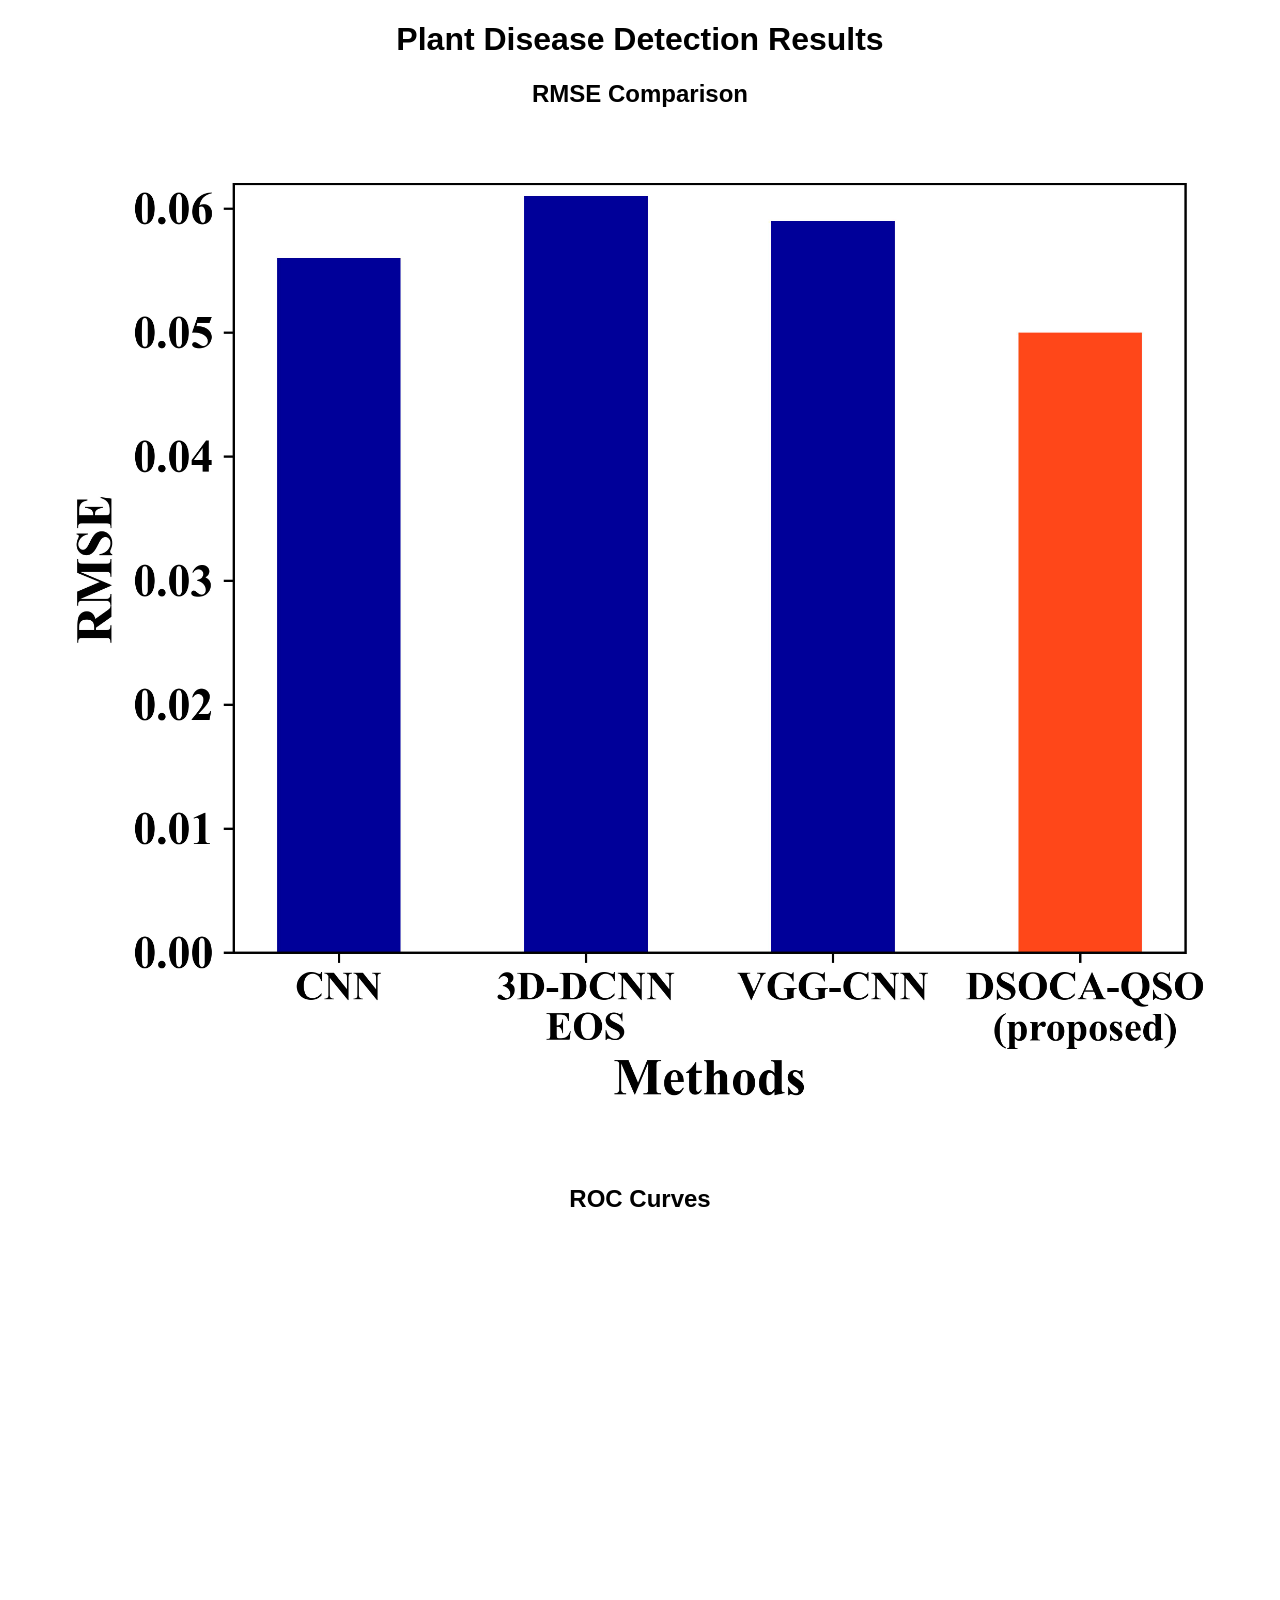
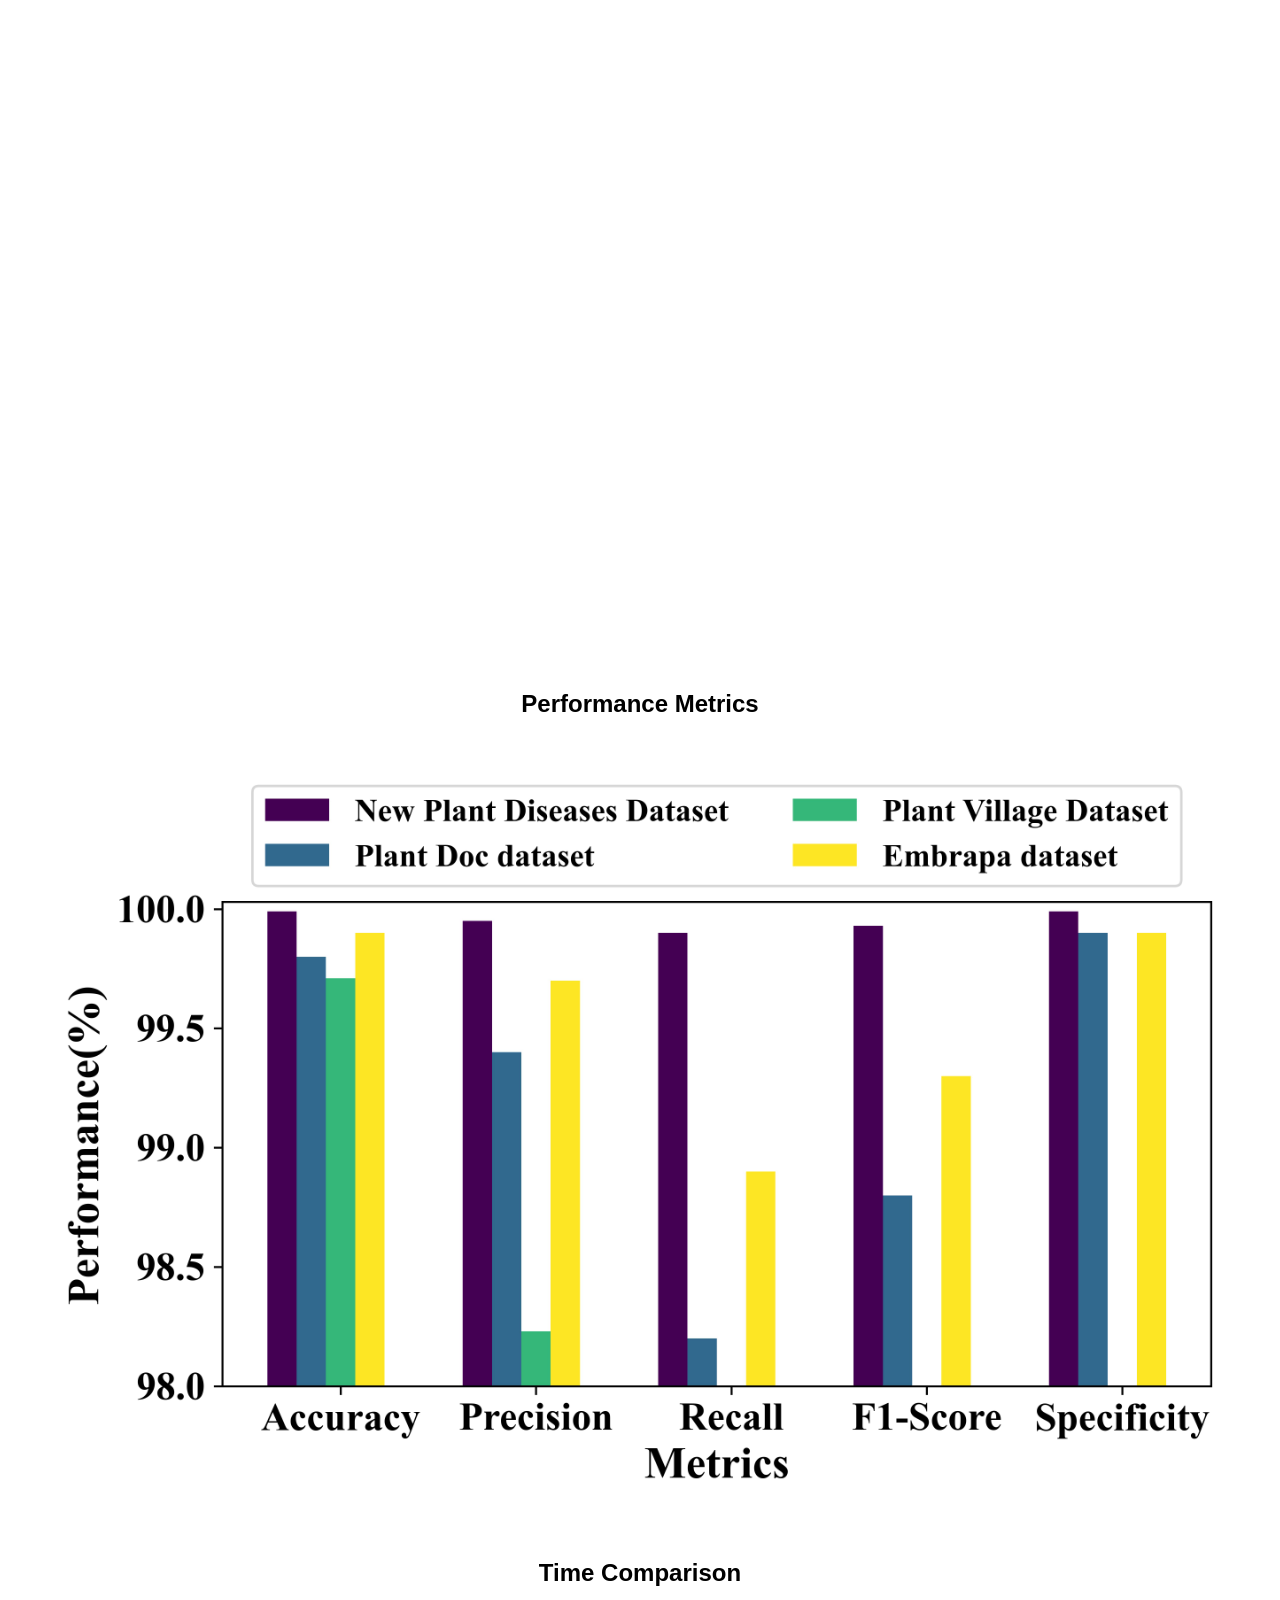
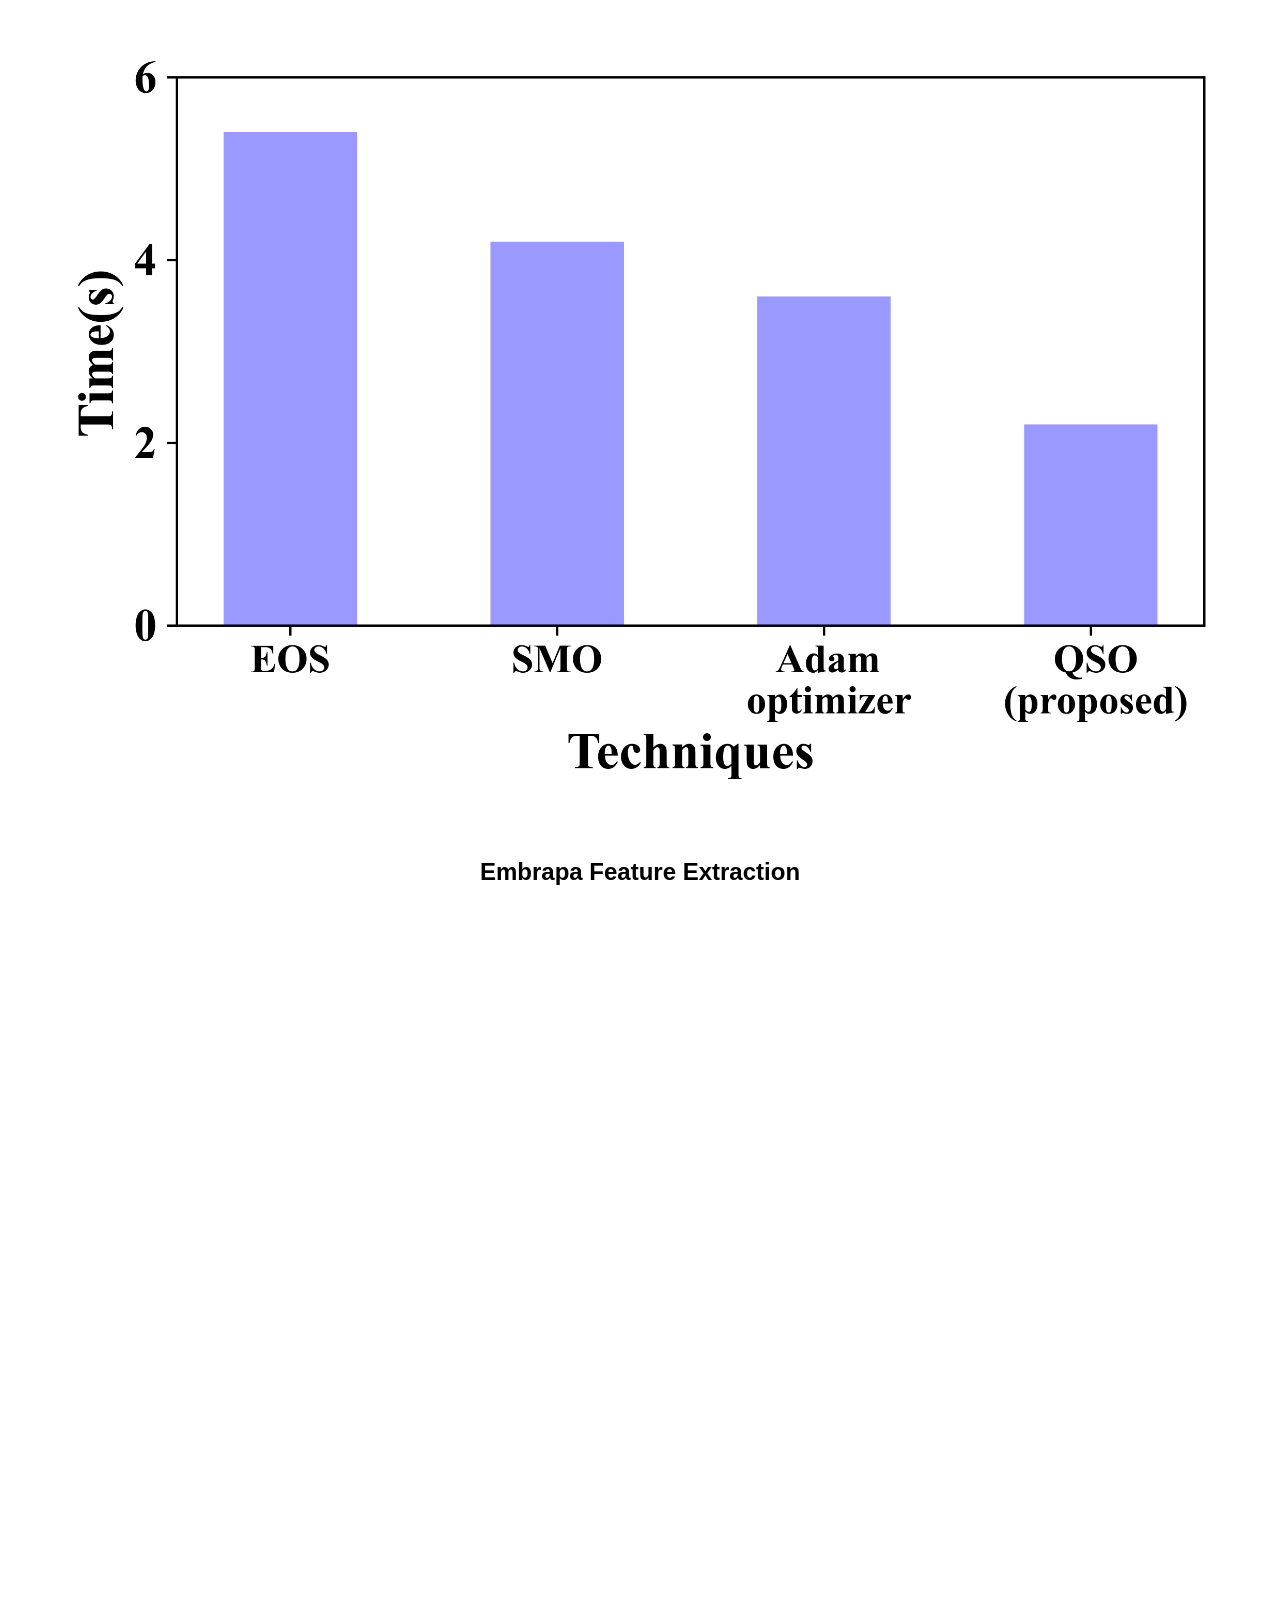
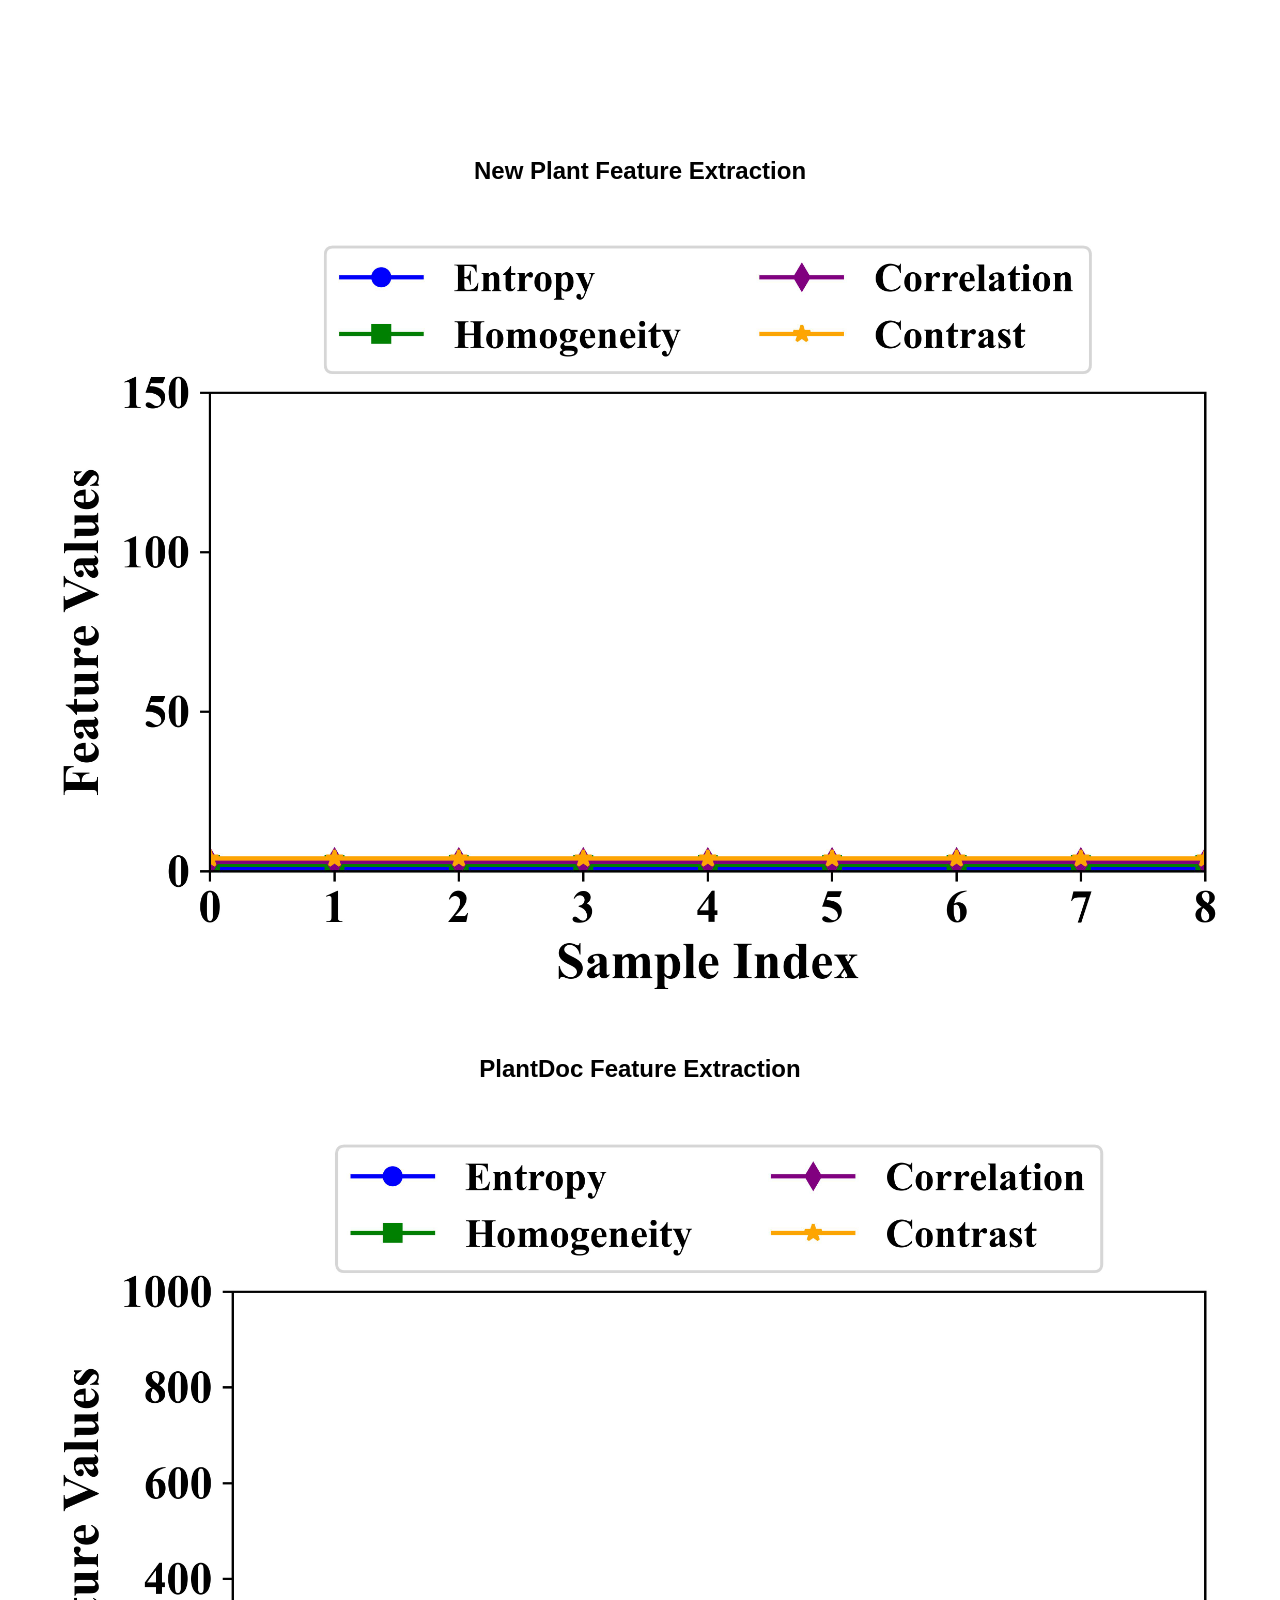
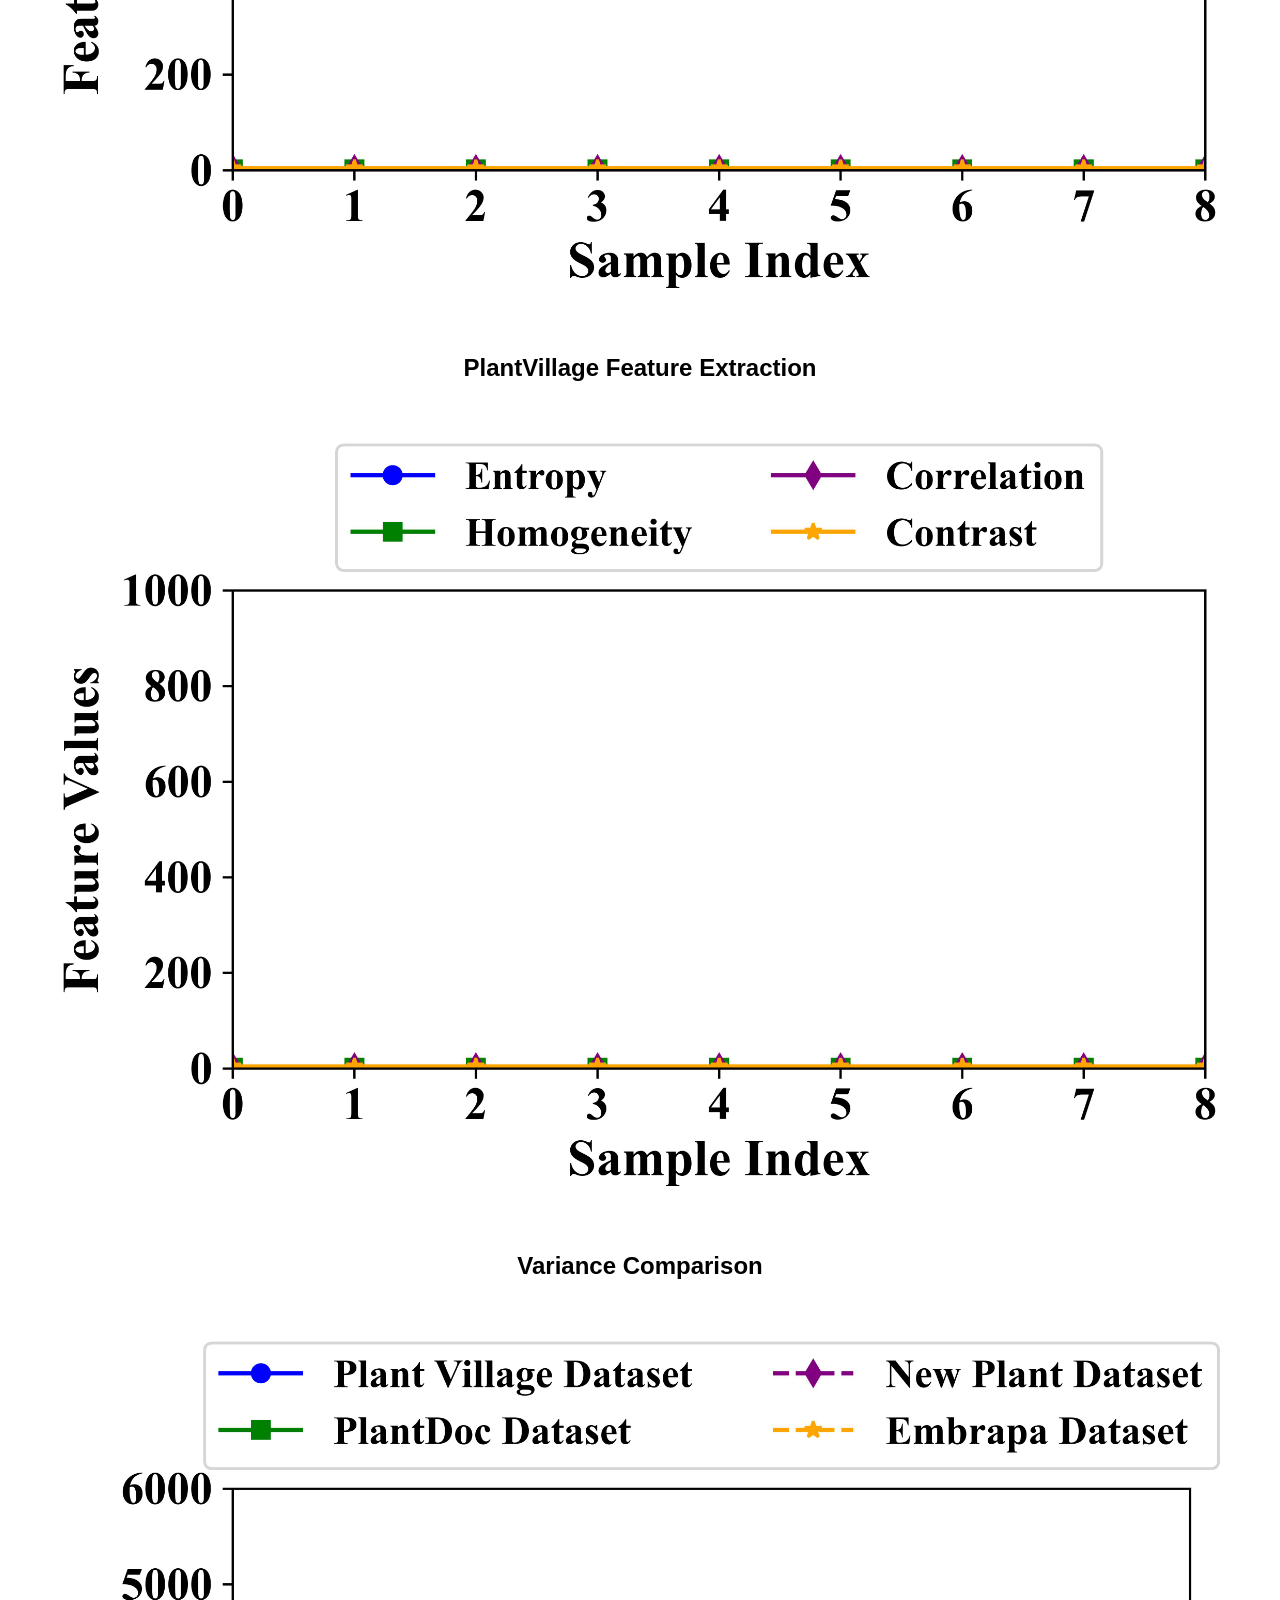
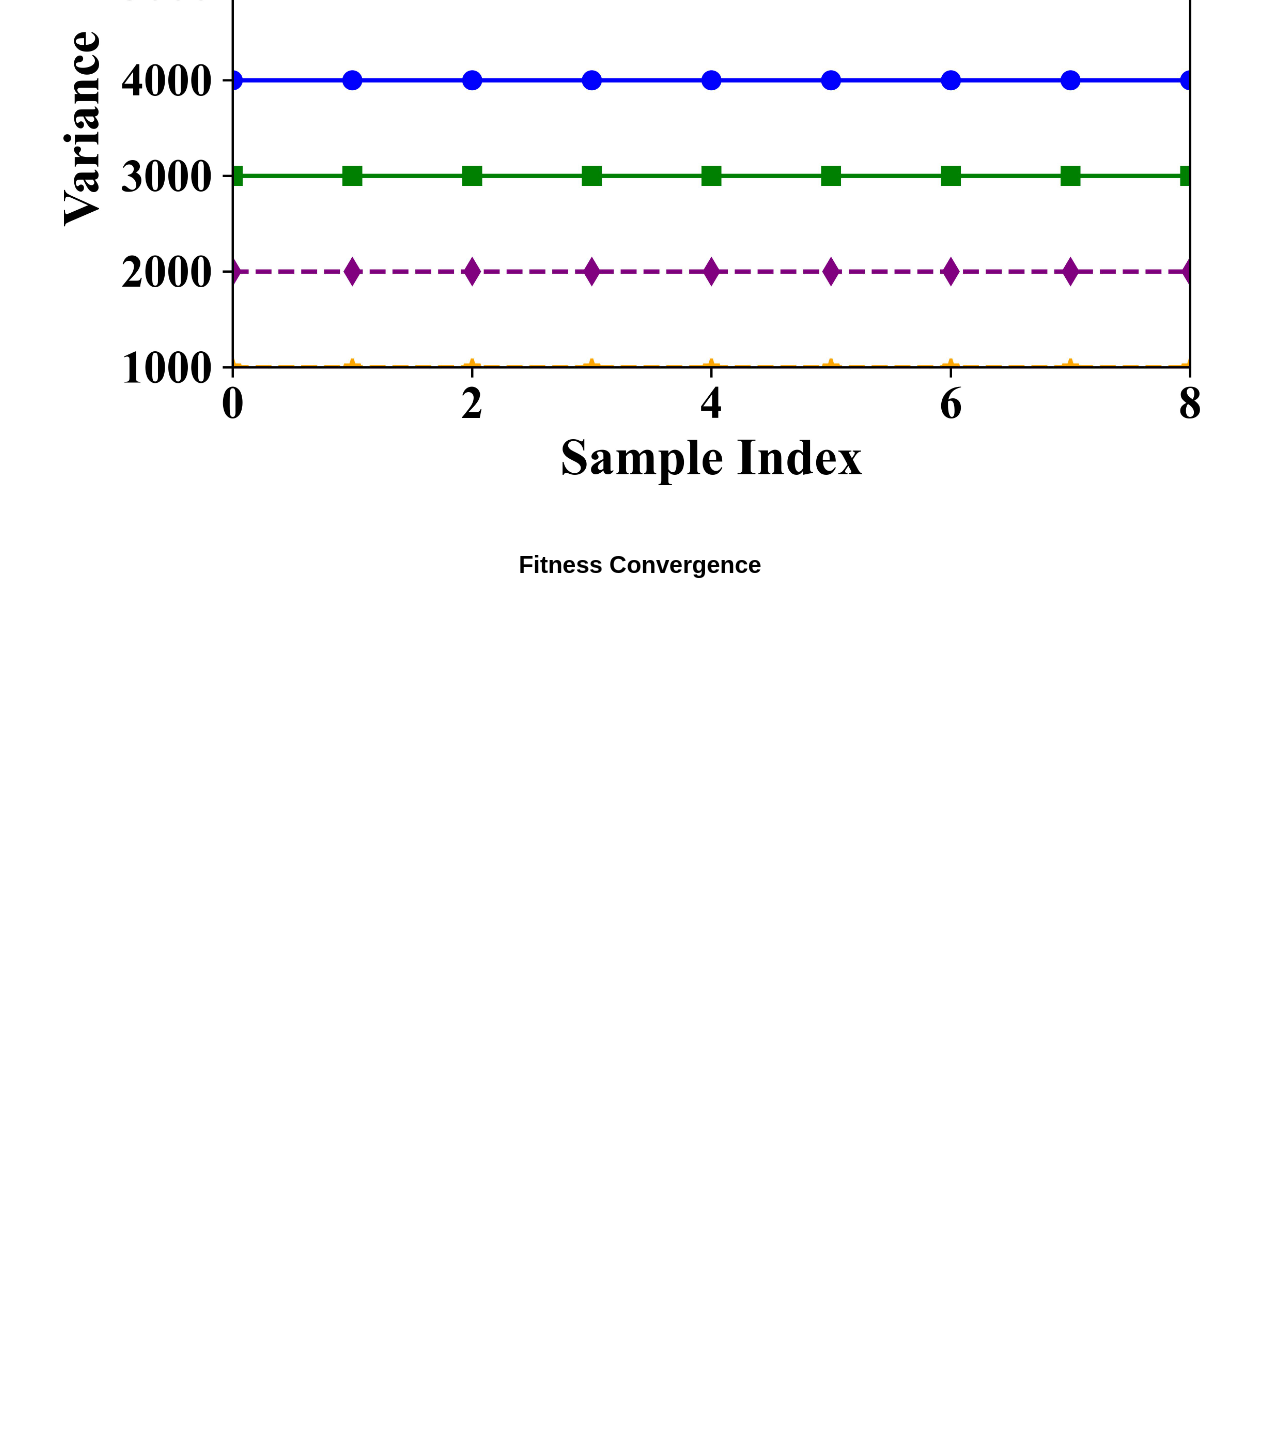
<file: templates/index.html>
<!DOCTYPE html>
<html lang="en">
<head>
    <meta charset="UTF-8">
    <meta name="viewport" content="width=device-width, initial-scale=1.0">
    <title>Results Dashboard</title>
    <style>
        body { font-family: Arial, sans-serif; margin: 20px; }
        h1 { text-align: center; }
        .plot { margin: 20px 0; text-align: center; }
        img { max-width: 100%; height: auto; }
    </style>
</head>
<body>
    <h1>Plant Disease Detection Results</h1>
    <div class="plot">
        <h2>RMSE Comparison</h2>
        <img src="/static/fig-1.jpg" alt="RMSE Comparison">
    </div>
    <div class="plot">
        <h2>ROC Curves</h2>
        <img src="/static/fig-2.jpg" alt="ROC Curves">
    </div>
    <div class="plot">
        <h2>Performance Metrics</h2>
        <img src="/static/fig-3.jpg" alt="Performance Metrics">
    </div>
    <div class="plot">
        <h2>Time Comparison</h2>
        <img src="/static/fig-4.jpg" alt="Time Comparison">
    </div>
    <div class="plot">
        <h2>Embrapa Feature Extraction</h2>
        <img src="/static/Embrapa_Feature_extraction.jpg" alt="Embrapa Features">
    </div>
    <div class="plot">
        <h2>New Plant Feature Extraction</h2>
        <img src="/static/New_Plant_Feature_extraction.jpg" alt="New Plant Features">
    </div>
    <div class="plot">
        <h2>PlantDoc Feature Extraction</h2>
        <img src="/static/PlantDoc_Feature_extraction.jpg" alt="PlantDoc Features">
    </div>
    <div class="plot">
        <h2>PlantVillage Feature Extraction</h2>
        <img src="/static/PlantVillage_Feature_extraction.jpg" alt="PlantVillage Features">
    </div>
    <div class="plot">
        <h2>Variance Comparison</h2>
        <img src="/static/Fig-5.jpg" alt="Variance Comparison">
    </div>
    <div class="plot">
        <h2>Fitness Convergence</h2>
        <img src="/static/Fitness.jpg" alt="Fitness Convergence">
    </div>
</body>
</html>
</file>
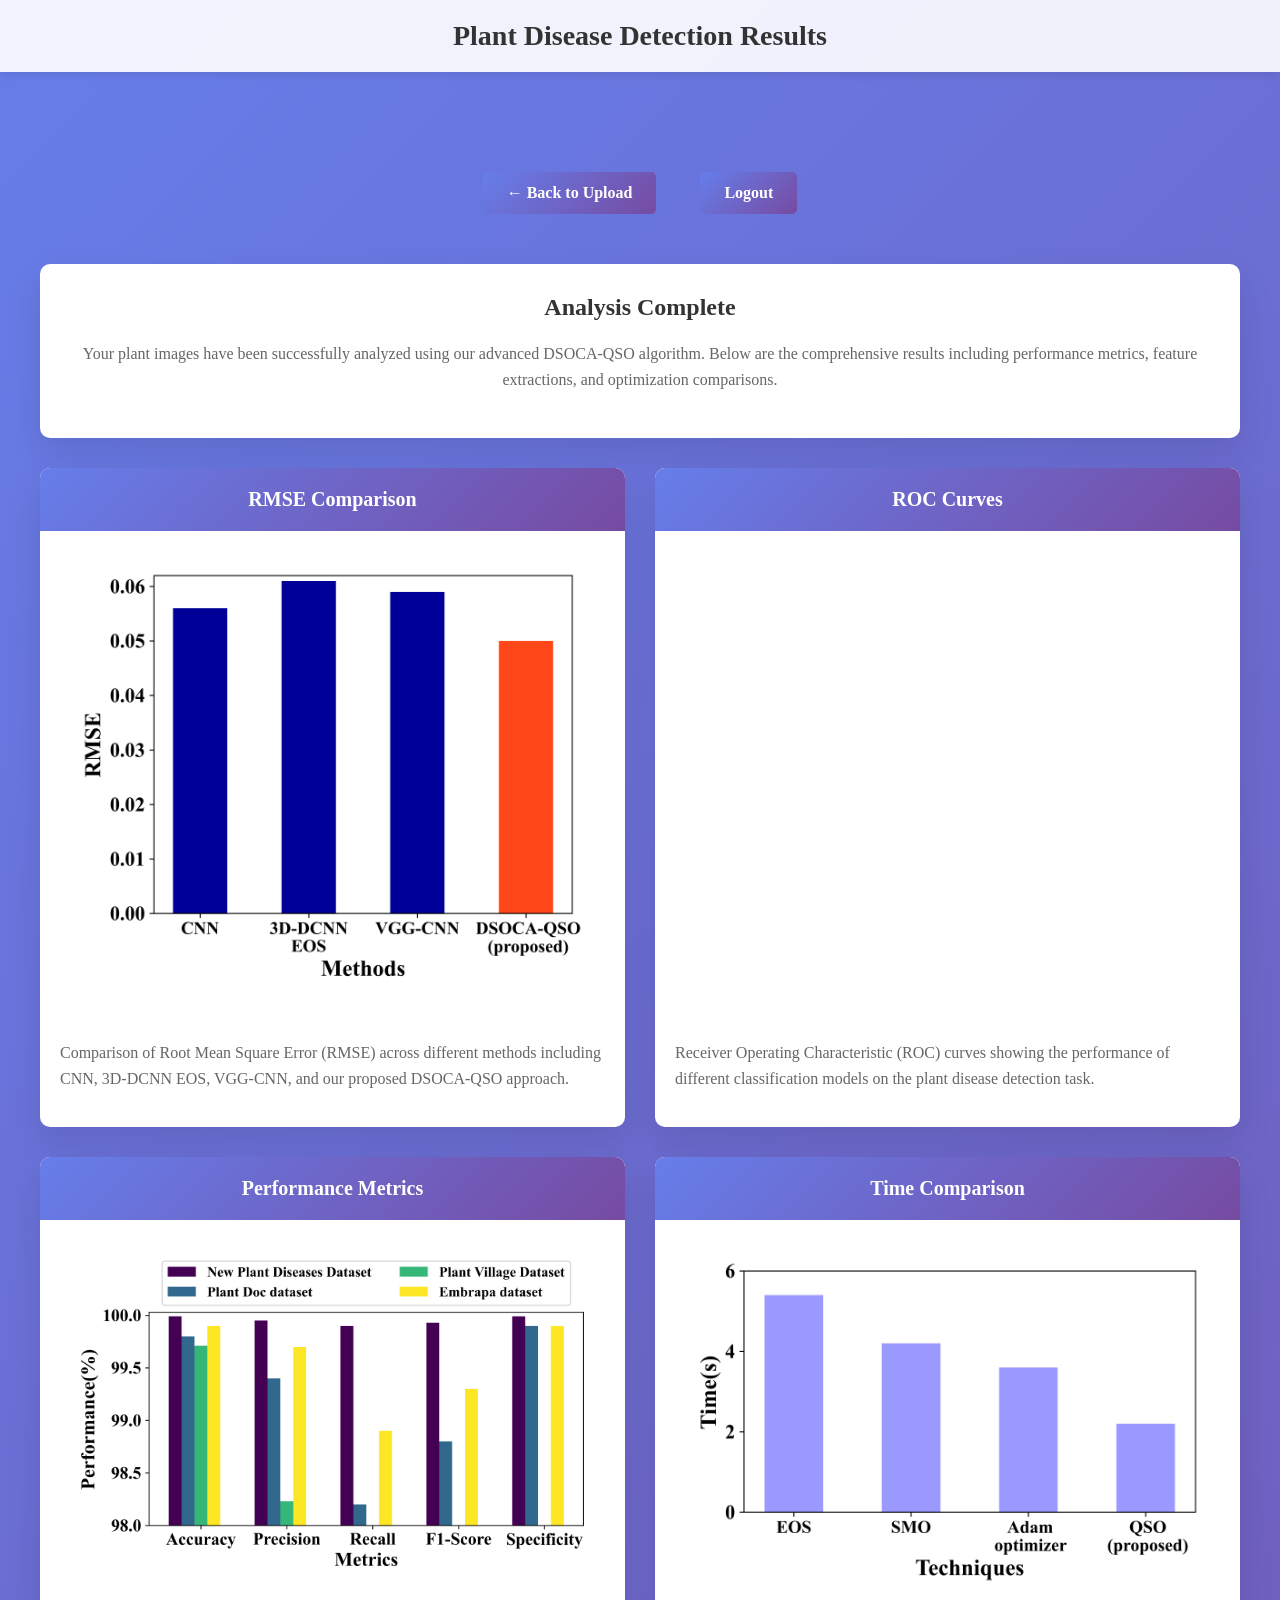
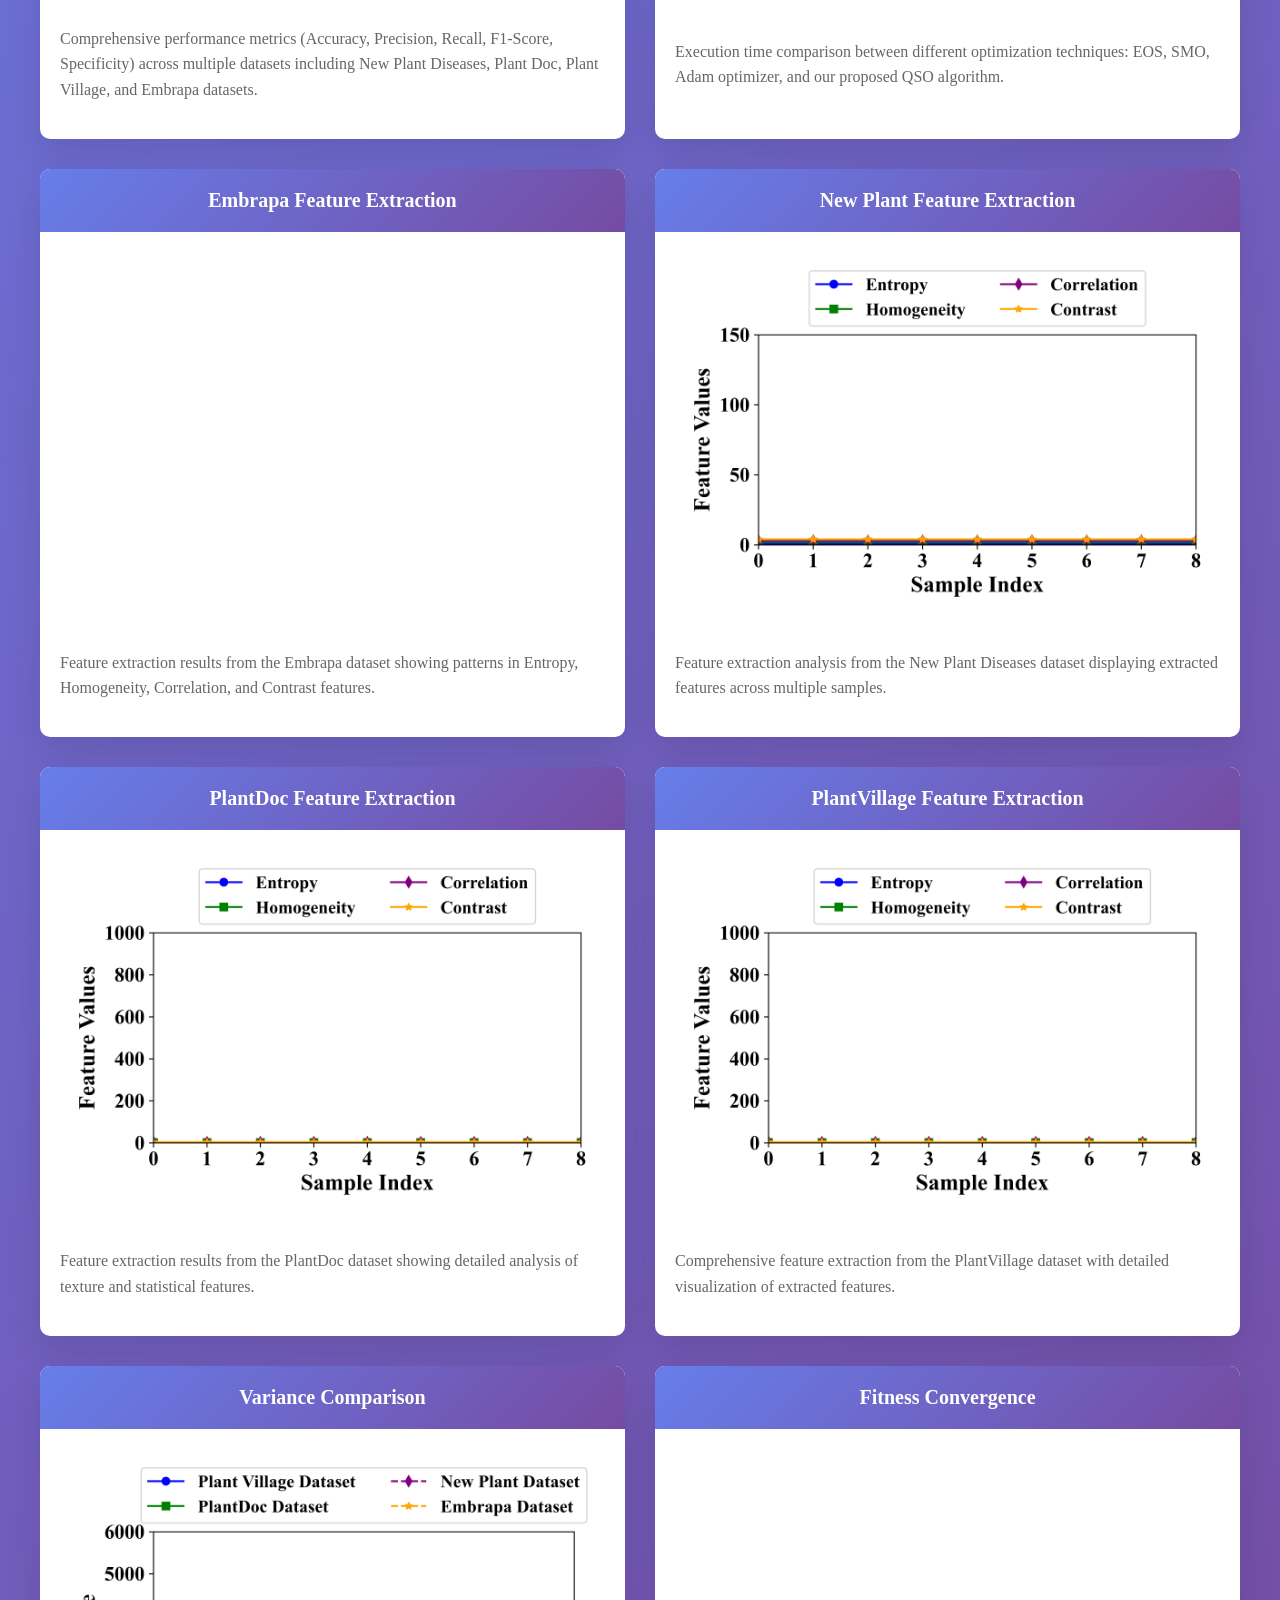
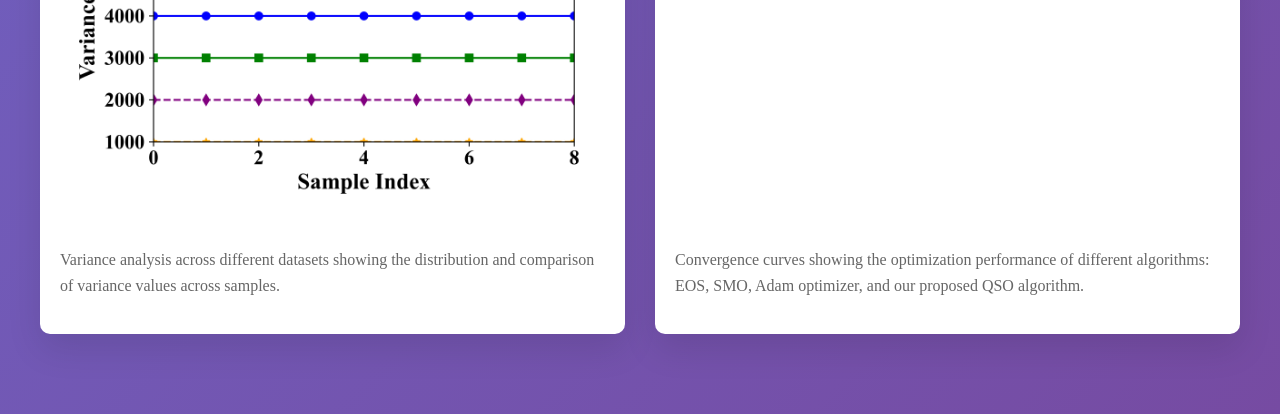
<file: templates/results.html>
<!DOCTYPE html>
<html lang="en">
<head>
    <meta charset="UTF-8">
    <meta name="viewport" content="width=device-width, initial-scale=1.0">
    <title>Results - Plant Disease Detection</title>
    <style>
        body {
            font-family: 'Times New Roman', serif;
            background: linear-gradient(135deg, #667eea 0%, #764ba2 100%);
            margin: 0;
            padding: 0;
            min-height: 100vh;
        }
        .header {
            background: rgba(255, 255, 255, 0.9);
            padding: 20px;
            text-align: center;
            box-shadow: 0 2px 10px rgba(0, 0, 0, 0.1);
        }
        .header h1 {
            color: #333;
            margin: 0;
            font-size: 28px;
            font-weight: bold;
        }
        .container {
            max-width: 1200px;
            margin: 40px auto;
            padding: 40px;
        }
        .results-grid {
            display: grid;
            grid-template-columns: repeat(auto-fit, minmax(500px, 1fr));
            gap: 30px;
        }
        .result-card {
            background: white;
            border-radius: 10px;
            box-shadow: 0 15px 35px rgba(0, 0, 0, 0.1);
            overflow: hidden;
            transition: transform 0.3s;
        }
        .result-card:hover {
            transform: translateY(-5px);
        }
        .result-header {
            background: linear-gradient(135deg, #667eea 0%, #764ba2 100%);
            color: white;
            padding: 20px;
            text-align: center;
        }
        .result-header h2 {
            margin: 0;
            font-size: 20px;
            font-weight: bold;
        }
        .result-content {
            padding: 20px;
        }
        .result-image {
            width: 100%;
            height: auto;
            border-radius: 5px;
            margin-bottom: 15px;
        }
        .result-description {
            color: #666;
            line-height: 1.6;
        }
        .back-button {
            display: inline-block;
            background: linear-gradient(135deg, #667eea 0%, #764ba2 100%);
            color: white;
            padding: 12px 24px;
            text-decoration: none;
            border-radius: 5px;
            font-weight: bold;
            margin: 20px;
            transition: transform 0.2s;
        }
        .back-button:hover {
            transform: translateY(-2px);
        }
        .navigation {
            text-align: center;
            margin-bottom: 30px;
        }
        .summary {
            background: white;
            border-radius: 10px;
            box-shadow: 0 15px 35px rgba(0, 0, 0, 0.1);
            padding: 30px;
            margin-bottom: 30px;
            text-align: center;
        }
        .summary h2 {
            color: #333;
            margin-top: 0;
        }
        .summary p {
            color: #666;
            font-size: 16px;
            line-height: 1.6;
        }
    </style>
</head>
<body>
    <div class="header">
        <h1>Plant Disease Detection Results</h1>
    </div>

    <div class="container">
        <div class="navigation">
            <a href="/upload" class="back-button">← Back to Upload</a>
            <a href="/logout" class="back-button">Logout</a>
        </div>

        <div class="summary">
            <h2>Analysis Complete</h2>
            <p>Your plant images have been successfully analyzed using our advanced DSOCA-QSO algorithm. Below are the comprehensive results including performance metrics, feature extractions, and optimization comparisons.</p>
        </div>

        <div class="results-grid">
            <div class="result-card">
                <div class="result-header">
                    <h2>RMSE Comparison</h2>
                </div>
                <div class="result-content">
                    <img src="/static/fig-1.jpg" alt="RMSE Comparison" class="result-image">
                    <p class="result-description">Comparison of Root Mean Square Error (RMSE) across different methods including CNN, 3D-DCNN EOS, VGG-CNN, and our proposed DSOCA-QSO approach.</p>
                </div>
            </div>

            <div class="result-card">
                <div class="result-header">
                    <h2>ROC Curves</h2>
                </div>
                <div class="result-content">
                    <img src="/static/fig-2.jpg" alt="ROC Curves" class="result-image">
                    <p class="result-description">Receiver Operating Characteristic (ROC) curves showing the performance of different classification models on the plant disease detection task.</p>
                </div>
            </div>

            <div class="result-card">
                <div class="result-header">
                    <h2>Performance Metrics</h2>
                </div>
                <div class="result-content">
                    <img src="/static/fig-3.jpg" alt="Performance Metrics" class="result-image">
                    <p class="result-description">Comprehensive performance metrics (Accuracy, Precision, Recall, F1-Score, Specificity) across multiple datasets including New Plant Diseases, Plant Doc, Plant Village, and Embrapa datasets.</p>
                </div>
            </div>

            <div class="result-card">
                <div class="result-header">
                    <h2>Time Comparison</h2>
                </div>
                <div class="result-content">
                    <img src="/static/fig-4.jpg" alt="Time Comparison" class="result-image">
                    <p class="result-description">Execution time comparison between different optimization techniques: EOS, SMO, Adam optimizer, and our proposed QSO algorithm.</p>
                </div>
            </div>

            <div class="result-card">
                <div class="result-header">
                    <h2>Embrapa Feature Extraction</h2>
                </div>
                <div class="result-content">
                    <img src="/static/Embrapa_Feature_extraction.jpg" alt="Embrapa Features" class="result-image">
                    <p class="result-description">Feature extraction results from the Embrapa dataset showing patterns in Entropy, Homogeneity, Correlation, and Contrast features.</p>
                </div>
            </div>

            <div class="result-card">
                <div class="result-header">
                    <h2>New Plant Feature Extraction</h2>
                </div>
                <div class="result-content">
                    <img src="/static/New_Plant_Feature_extraction.jpg" alt="New Plant Features" class="result-image">
                    <p class="result-description">Feature extraction analysis from the New Plant Diseases dataset displaying extracted features across multiple samples.</p>
                </div>
            </div>

            <div class="result-card">
                <div class="result-header">
                    <h2>PlantDoc Feature Extraction</h2>
                </div>
                <div class="result-content">
                    <img src="/static/PlantDoc_Feature_extraction.jpg" alt="PlantDoc Features" class="result-image">
                    <p class="result-description">Feature extraction results from the PlantDoc dataset showing detailed analysis of texture and statistical features.</p>
                </div>
            </div>

            <div class="result-card">
                <div class="result-header">
                    <h2>PlantVillage Feature Extraction</h2>
                </div>
                <div class="result-content">
                    <img src="/static/PlantVillage_Feature_extraction.jpg" alt="PlantVillage Features" class="result-image">
                    <p class="result-description">Comprehensive feature extraction from the PlantVillage dataset with detailed visualization of extracted features.</p>
                </div>
            </div>

            <div class="result-card">
                <div class="result-header">
                    <h2>Variance Comparison</h2>
                </div>
                <div class="result-content">
                    <img src="/static/Fig-5.jpg" alt="Variance Comparison" class="result-image">
                    <p class="result-description">Variance analysis across different datasets showing the distribution and comparison of variance values across samples.</p>
                </div>
            </div>

            <div class="result-card">
                <div class="result-header">
                    <h2>Fitness Convergence</h2>
                </div>
                <div class="result-content">
                    <img src="/static/Fitness.jpg" alt="Fitness Convergence" class="result-image">
                    <p class="result-description">Convergence curves showing the optimization performance of different algorithms: EOS, SMO, Adam optimizer, and our proposed QSO algorithm.</p>
                </div>
            </div>
        </div>
    </div>
</body>
</html>
</file>
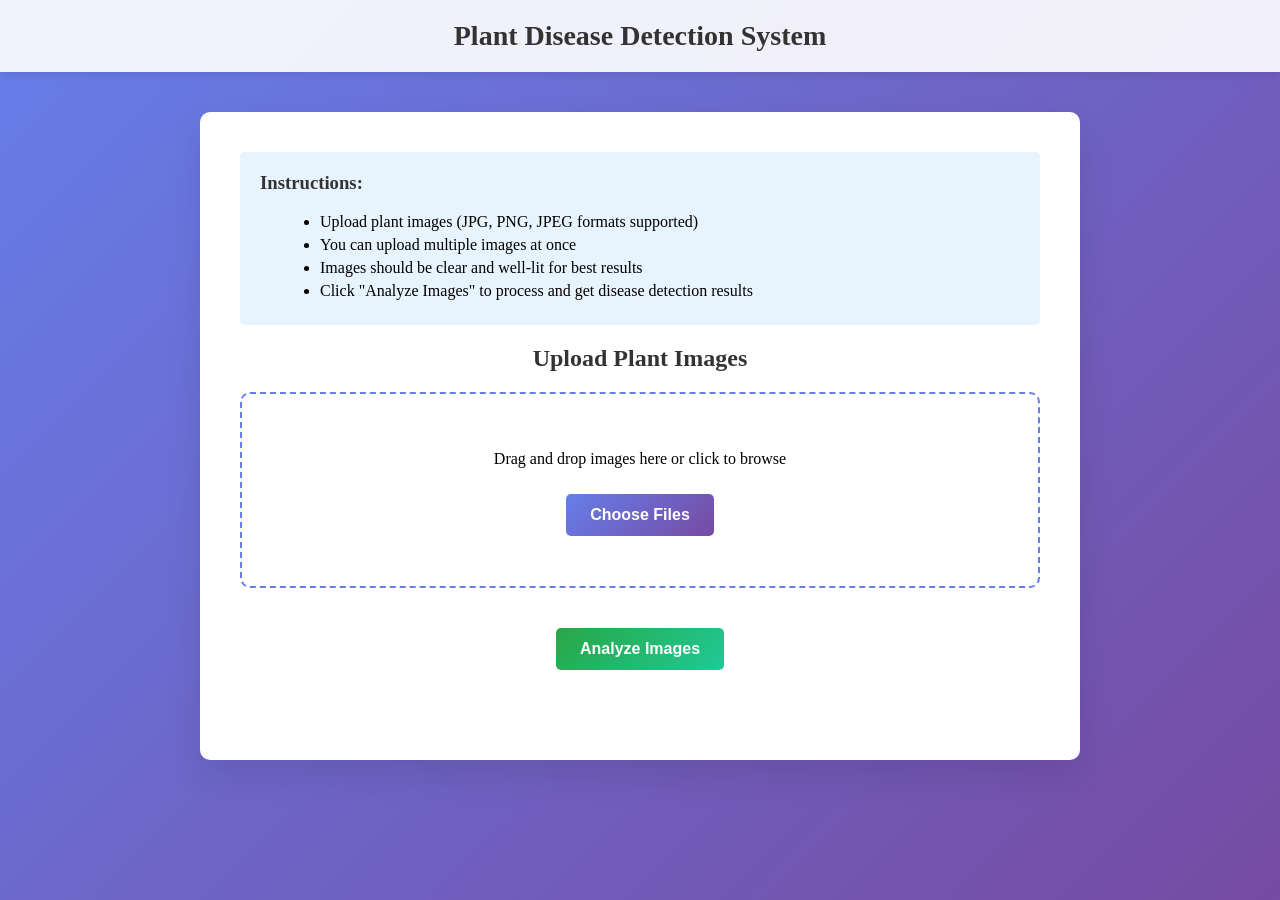
<file: templates/upload.html>
<!DOCTYPE html>
<html lang="en">
<head>
    <meta charset="UTF-8">
    <meta name="viewport" content="width=device-width, initial-scale=1.0">
    <title>Upload - Plant Disease Detection</title>
    <style>
        body {
            font-family: 'Times New Roman', serif;
            background: linear-gradient(135deg, #667eea 0%, #764ba2 100%);
            margin: 0;
            padding: 0;
            min-height: 100vh;
        }
        .header {
            background: rgba(255, 255, 255, 0.9);
            padding: 20px;
            text-align: center;
            box-shadow: 0 2px 10px rgba(0, 0, 0, 0.1);
        }
        .header h1 {
            color: #333;
            margin: 0;
            font-size: 28px;
            font-weight: bold;
        }
        .container {
            max-width: 800px;
            margin: 40px auto;
            padding: 40px;
            background: white;
            border-radius: 10px;
            box-shadow: 0 15px 35px rgba(0, 0, 0, 0.1);
        }
        .upload-section {
            text-align: center;
            margin-bottom: 40px;
        }
        .upload-section h2 {
            color: #333;
            margin-bottom: 20px;
            font-size: 24px;
        }
        .upload-area {
            border: 2px dashed #667eea;
            border-radius: 10px;
            padding: 40px;
            margin: 20px 0;
            transition: border-color 0.3s;
        }
        .upload-area:hover {
            border-color: #764ba2;
        }
        .upload-area.dragover {
            border-color: #764ba2;
            background: rgba(102, 126, 234, 0.05);
        }
        .file-input {
            display: none;
        }
        .upload-button {
            background: linear-gradient(135deg, #667eea 0%, #764ba2 100%);
            color: white;
            border: none;
            padding: 12px 24px;
            border-radius: 5px;
            font-size: 16px;
            font-weight: bold;
            cursor: pointer;
            margin: 10px;
            transition: transform 0.2s;
        }
        .upload-button:hover {
            transform: translateY(-2px);
        }
        .analyze-button {
            background: linear-gradient(135deg, #28a745 0%, #20c997 100%);
            margin-top: 20px;
        }
        .file-list {
            margin-top: 20px;
        }
        .file-item {
            background: #f8f9fa;
            padding: 10px;
            margin: 5px 0;
            border-radius: 5px;
            display: flex;
            justify-content: space-between;
            align-items: center;
        }
        .file-name {
            font-weight: bold;
        }
        .remove-file {
            color: #e74c3c;
            cursor: pointer;
            font-weight: bold;
        }
        .progress-bar {
            width: 100%;
            height: 20px;
            background: #f0f0f0;
            border-radius: 10px;
            overflow: hidden;
            margin: 20px 0;
            display: none;
        }
        .progress-fill {
            height: 100%;
            background: linear-gradient(135deg, #667eea 0%, #764ba2 100%);
            width: 0%;
            transition: width 0.3s;
        }
        .instructions {
            background: #e8f4fd;
            padding: 20px;
            border-radius: 5px;
            margin-bottom: 20px;
        }
        .instructions h3 {
            color: #333;
            margin-top: 0;
        }
        .instructions ul {
            margin: 10px 0 0 20px;
        }
        .instructions li {
            margin: 5px 0;
        }
    </style>
</head>
<body>
    <div class="header">
        <h1>Plant Disease Detection System</h1>
    </div>
    <div class="container">
        <div class="instructions">
            <h3>Instructions:</h3>
            <ul>
                <li>Upload plant images (JPG, PNG, JPEG formats supported)</li>
                <li>You can upload multiple images at once</li>
                <li>Images should be clear and well-lit for best results</li>
                <li>Click "Analyze Images" to process and get disease detection results</li>
            </ul>
        </div>

        <div class="upload-section">
            <h2>Upload Plant Images</h2>
            <div class="upload-area" id="uploadArea">
                <p>Drag and drop images here or click to browse</p>
                <input type="file" id="fileInput" class="file-input" multiple accept="image/*">
                <button type="button" class="upload-button" onclick="document.getElementById('fileInput').click()">Choose Files</button>
            </div>

            <div class="file-list" id="fileList"></div>

            <div class="progress-bar" id="progressBar">
                <div class="progress-fill" id="progressFill"></div>
            </div>

            <form action="/analyze" method="post" enctype="multipart/form-data" id="uploadForm">
                <input type="file" name="files" id="hiddenFileInput" multiple style="display: none;">
                <button type="submit" class="upload-button analyze-button" id="analyzeButton" disabled>Analyze Images</button>
            </form>
        </div>
    </div>

    <script>
        let selectedFiles = [];

        const uploadArea = document.getElementById('uploadArea');
        const fileInput = document.getElementById('fileInput');
        const hiddenFileInput = document.getElementById('hiddenFileInput');
        const fileList = document.getElementById('fileList');
        const analyzeButton = document.getElementById('analyzeButton');

        // Drag and drop functionality
        uploadArea.addEventListener('dragover', (e) => {
            e.preventDefault();
            uploadArea.classList.add('dragover');
        });

        uploadArea.addEventListener('dragleave', () => {
            uploadArea.classList.remove('dragover');
        });

        uploadArea.addEventListener('drop', (e) => {
            e.preventDefault();
            uploadArea.classList.remove('dragover');
            const files = Array.from(e.dataTransfer.files);
            handleFiles(files);
        });

        uploadArea.addEventListener('click', () => {
            fileInput.click();
        });

        fileInput.addEventListener('change', (e) => {
            const files = Array.from(e.target.files);
            handleFiles(files);
        });

        function handleFiles(files) {
            const imageFiles = files.filter(file => file.type.startsWith('image/'));
            selectedFiles = selectedFiles.concat(imageFiles);
            updateFileList();
            updateHiddenInput();
        }

        function updateFileList() {
            fileList.innerHTML = '';
            selectedFiles.forEach((file, index) => {
                const fileItem = document.createElement('div');
                fileItem.className = 'file-item';
                fileItem.innerHTML = `
                    <span class="file-name">${file.name}</span>
                    <span class="remove-file" onclick="removeFile(${index})">×</span>
                `;
                fileList.appendChild(fileItem);
            });
            analyzeButton.disabled = selectedFiles.length === 0;
        }

        function removeFile(index) {
            selectedFiles.splice(index, 1);
            updateFileList();
            updateHiddenInput();
        }

        function updateHiddenInput() {
            // Create a new DataTransfer object to update the hidden input
            const dt = new DataTransfer();
            selectedFiles.forEach(file => dt.items.add(file));
            hiddenFileInput.files = dt.files;
        }

        // Form submission with progress
        document.getElementById('uploadForm').addEventListener('submit', function(e) {
            const progressBar = document.getElementById('progressBar');
            const progressFill = document.getElementById('progressFill');

            progressBar.style.display = 'block';
            progressFill.style.width = '0%';

            // Simulate progress (in a real app, you'd track actual upload progress)
            let progress = 0;
            const interval = setInterval(() => {
                progress += 10;
                progressFill.style.width = progress + '%';
                if (progress >= 100) {
                    clearInterval(interval);
                }
            }, 200);
        });
    </script>
</body>
</html>
</file>
